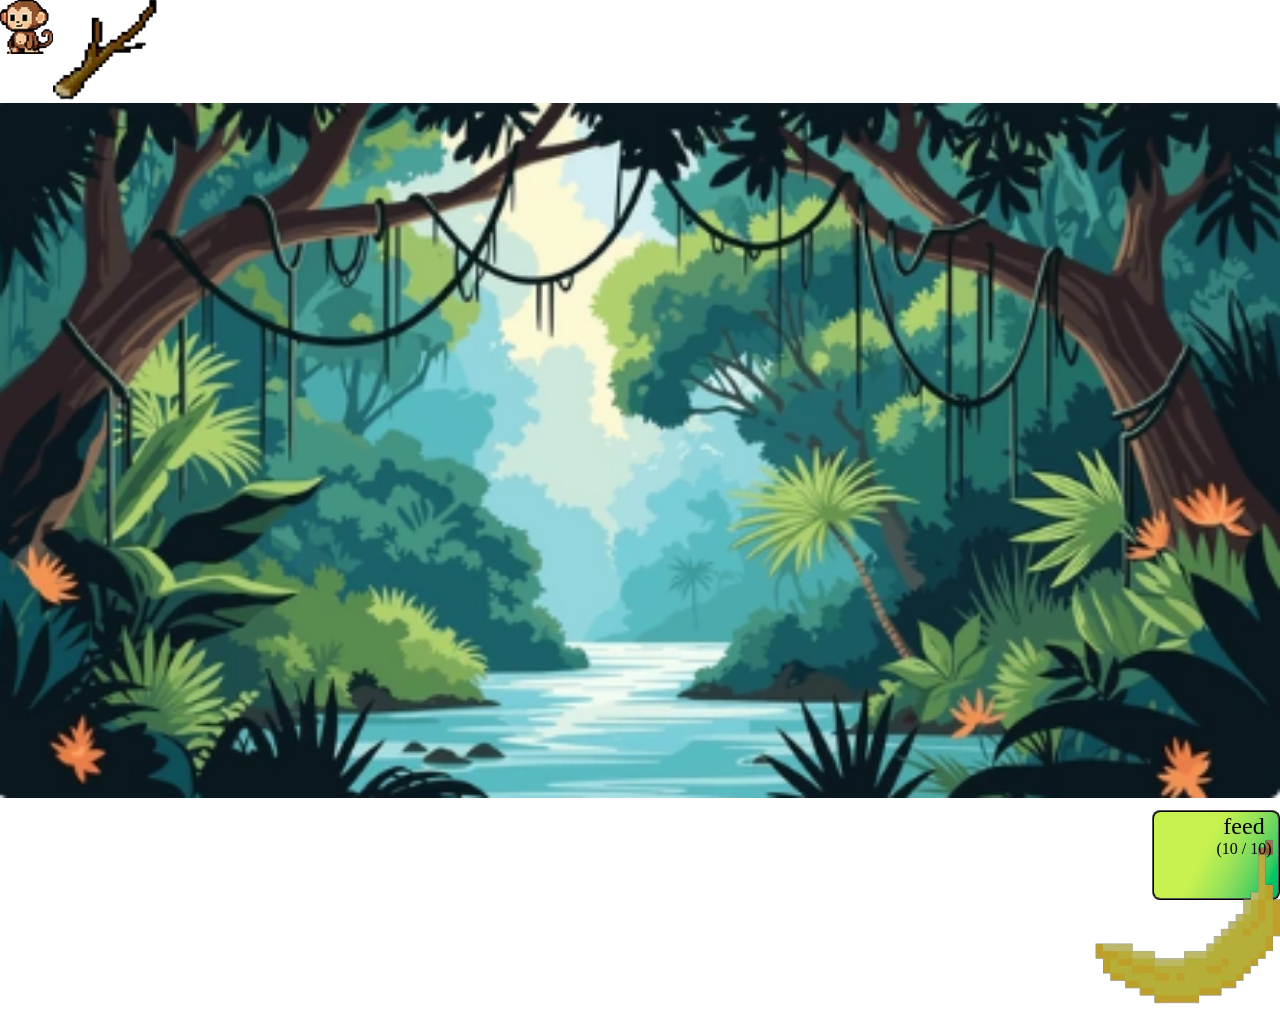
<file: idlemerge.html>
<!DOCTYPE html>
    <html lang="en">
    <head>
        <meta charset="UTF-8">
        <meta name="viewport" content="width=device-width, initial-scale=1.0">
        <title>Idle merge</title>
        <link rel="stylesheet" href="./styles/idlemerge.css" />
        <script type="module" src="./scripts/idlemerge/gamecontroller.js"></script>
    </head>
    <body>
        <div id="jungle">
            <div id="aggregation" class="interface flexbox">
                <div id="agg-monkey" class="flexbox">
                    <div><img src="./images/monkey_lv1.png"/></div>
                    <div class="quantity"></div>
                </div>
                <div id="agg-branch" class="flexbox">
                    <div><img src="./images/branch.png"/></div>
                    <div class="quantity"></div>
                </div>
            </div>
            <div id="contents" class="interface flexbox">
                <button id="generator">
                    <div class="flexbox centered column half-width">
                        <img src="./images/banana.png" style="height: 70%;"/>
                    </div>
                    <div class="flexbox centered column half-width" style="font-size: 1.5rem; font-family: fantasy;">
                        <div>feed</div>
                        <div id="remaining" style="font-size: 1rem;"></div>
                    </div>
                </button>
            </div>
        </div>
    </body>
</html>
</file>
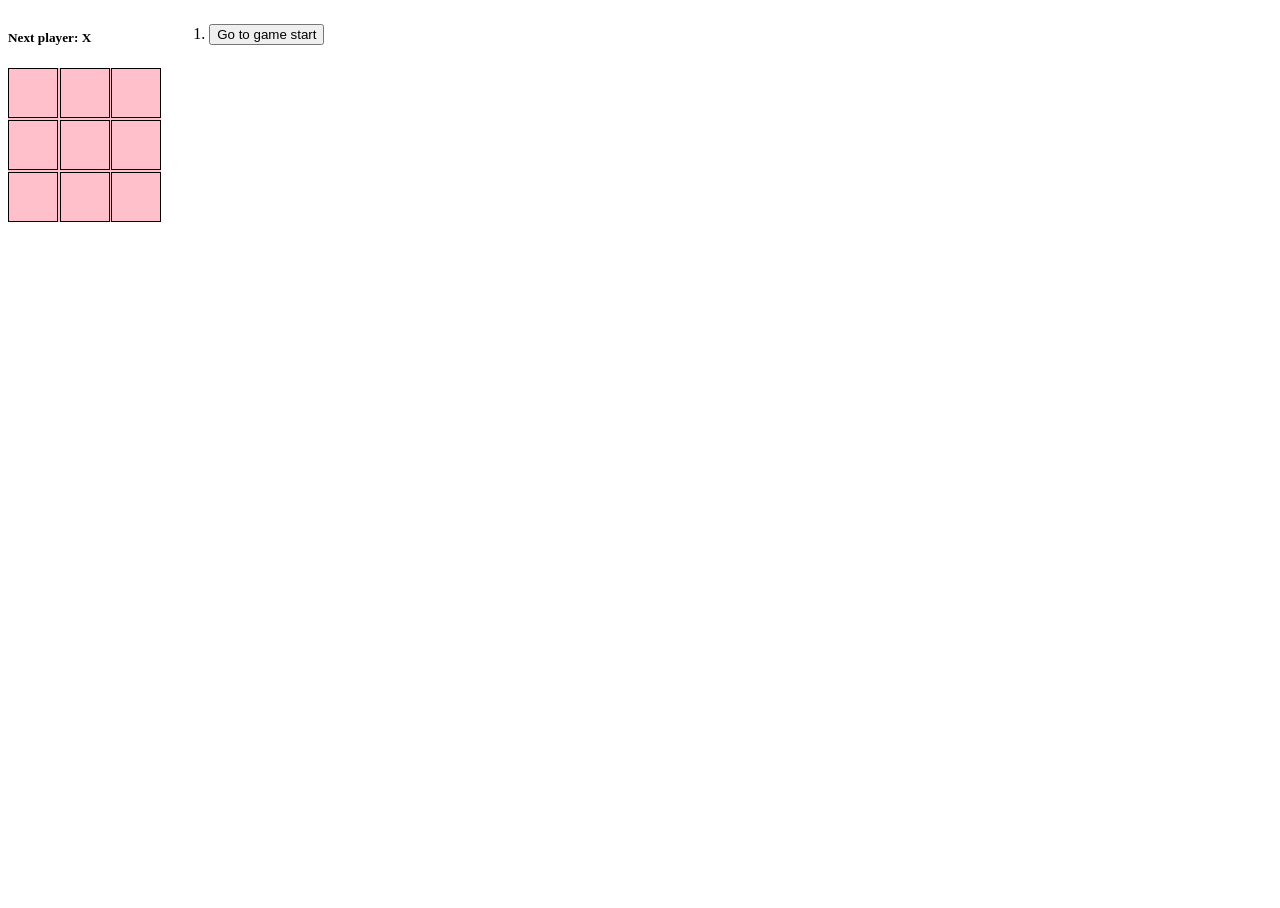
<file: tictactoe.html>
<!DOCTYPE html>
<html lang="en">
    <head>
        <meta charset="UTF-8">
        <meta name="viewport" content="width=device-width, initial-scale=1.0">
        <title>TicTacToe</title>
        <style>
            html,
            body {
                width: 100%;
                height: 100%;
            }
            .frame {
                display: grid;
                grid-template-columns: repeat(3, 1fr);
                grid-auto-rows: 50px;
                gap: 0.1rem;
                width: calc(150px + 0.2rem);
                background: pink;
            }
            .square {
                border: 1px solid black;
                font-size: 2rem;
                font-weight: bold;
                color: black;
                display: flex;
                align-items: center;
                justify-content: center;
            }
        </style>
    </head>
    <body>
        <div style="display: flex;">
            <div>
                <h5 id="information">Next player: X</h5>
                <div class="frame">
                    <div class="square"></div>
                    <div class="square"></div>
                    <div class="square"></div>
                    <div class="square"></div>
                    <div class="square"></div>
                    <div class="square"></div>
                    <div class="square"></div>
                    <div class="square"></div>
                    <div class="square"></div>
                </div>
            </div>
            <div id="snapshot" style="padding: 1rem 0 0 2rem;">
                <div class="no_1">
                    1. <button>Go to game start</button>
                </div>
            </div>
        </div>
        <script>
            window.onload = () => {
                //elements
                const squares = document.querySelectorAll(".square");
                const info = document.querySelector("#information");
                const snapshot = document.querySelector("#snapshot");

                //variables for game
                const len = 3, players = { true: "O", false: "X" },
                    initial = Array.from({ length: len ** 2 }).map(() => ""),
                    /* ! only this section was assisted by AI*/
                    wins = (n => {
                        const cases = [];

                        for (let i = 0; i < n; i++) {
                            cases.push(Array.from({ length: n }, (_, j) => i * n + j));
                            cases.push(Array.from({ length: n }, (_, j) => j * n + i));
                        }
                        cases.push(Array.from({ length: n }, (_, i) => i * (n + 1)));
                        cases.push(Array.from({ length: n }, (_, i) => (i + 1) * (n - 1)));

                        return cases;
                    })(len);

                let score = [initial], currentPlayer = false, isEnded = false;

                function IsSomeoneWin(){
                    const currentSquare = Array.from(squares).map(sq => sq.innerHTML),
                        currentMark = players[!currentPlayer];
                    return wins.some(
                        ([a, b, c]) =>
                            currentSquare[a] === currentMark &&
                            currentSquare[b] === currentMark &&
                            currentSquare[c] === currentMark
                    );
                }

                function GenerateInfo(){                    
                    const isWholeFilled = score.at(-1).every(mk => mk !== "");
                 
                    info.innerHTML = IsSomeoneWin() ? `Winner: ${players[!currentPlayer]}` :
                        (isWholeFilled ? `Draw` : `Next player: ${players[currentPlayer]}`);
                }

                function MoveToPast(e) {
                    const crrSnap = +e.target.parentElement.className.match(/\d/)[0];

                    score[crrSnap - 1].forEach((mark, idx) => {
                        squares[idx].innerHTML = mark;
                    });

                    snapshot.dataset.snap = crrSnap;

                    currentPlayer = crrSnap % 2 === 0;
                    GenerateInfo();
                }

                function DeleteSnapshotIfPast(){
                    snapshot.dataset.snap && delete snapshot.dataset.snap;
                }

                function RemoveBtns(){
                    const crrSnap = +snapshot.dataset.snap;
                    score = score.slice(0, crrSnap);

                    document
                        .querySelectorAll(`[class^="no_"]:nth-child(n + ${crrSnap + 1})`)
                        .forEach(no => no.remove());
                }

                function AddNewBtn(){
                    const lastNumber = document.querySelectorAll("[class^='no_']").length;
                    const newNumber = document.createElement("div");
                    const newBtn = document.createElement("button");
                    newBtn.innerHTML = `Go to move # ${lastNumber}`;
                    newNumber.className = `no_${lastNumber + 1}`;
                    newNumber.append(`${lastNumber + 1}. `, newBtn);
                    snapshot.append(newNumber);

                    //register click event to the button
                    newBtn.addEventListener("click", MoveToPast);
                }

                function RenderMarkTo(sq){
                    sq.innerHTML = players[currentPlayer];
                }

                function UpdateStatus(){
                    const currentSquare = Array.from(squares).map(sq => sq.innerHTML),
                        currentMark = players[currentPlayer];
                    score.push(currentSquare);

                    currentPlayer = !currentPlayer;
                }

                document.getElementsByTagName("button")[0].addEventListener("click", MoveToPast);

                squares.forEach(square => {
                    square.addEventListener("click", function () {
                        //exception handling
                        if (this.innerHTML || IsSomeoneWin()) return;

                        //if past
                        !!snapshot.dataset.snap && RemoveBtns();
                        
                        DeleteSnapshotIfPast();

                        AddNewBtn();

                        RenderMarkTo(square);

                        UpdateStatus();

                        GenerateInfo();
                    })
                })
            }
        </script>
    </body>
</html>
</file>
<file: styles/idlemerge.css>
/** common styles **/
html, body {
    width: 100%;
    height: 100%;
    margin: 0;
    color: white;
}
.half-width {
    width: 50%;
}
.flexbox {
    display: flex;                
}
.flexbox.centered {
    align-items: center;
    justify-content: center;
}
.flexbox.column {
    flex-direction: column;
}
/** user interface **/
#jungle {
    width: 100%;
    height: 100%;
    background: center / 100% no-repeat url("../images/jungle.png")
}
#contents {
    top: 90%;
    height: 10%;
    flex-direction: row-reverse;
}
#aggregation {
    height: 10%;
    top: 0;
}
.interface {
    position: absolute;
    box-sizing: border-box;
    width: 100%;
    padding: 0;
}
#generator {
    display: flex;
    width: 10%;
    height: 100%;
    border-style: ridge;
    border-radius: 0.5rem;
    --hdr-gradient: linear-gradient(
        116deg in oklab,
        oklch(90% 0.19 123) 42%,
        72%,
        oklch(70% 0.2 155)  96%
    );
    --sdr-gradient: linear-gradient(116deg, #c7f24f 42%, 72%, #00c063 96%);
    background: var(--hdr-gradient);
}
[id^="agg-"] .quantity {
    font-size: 1.5rem;
    font-weight: bold;
}
</file>
